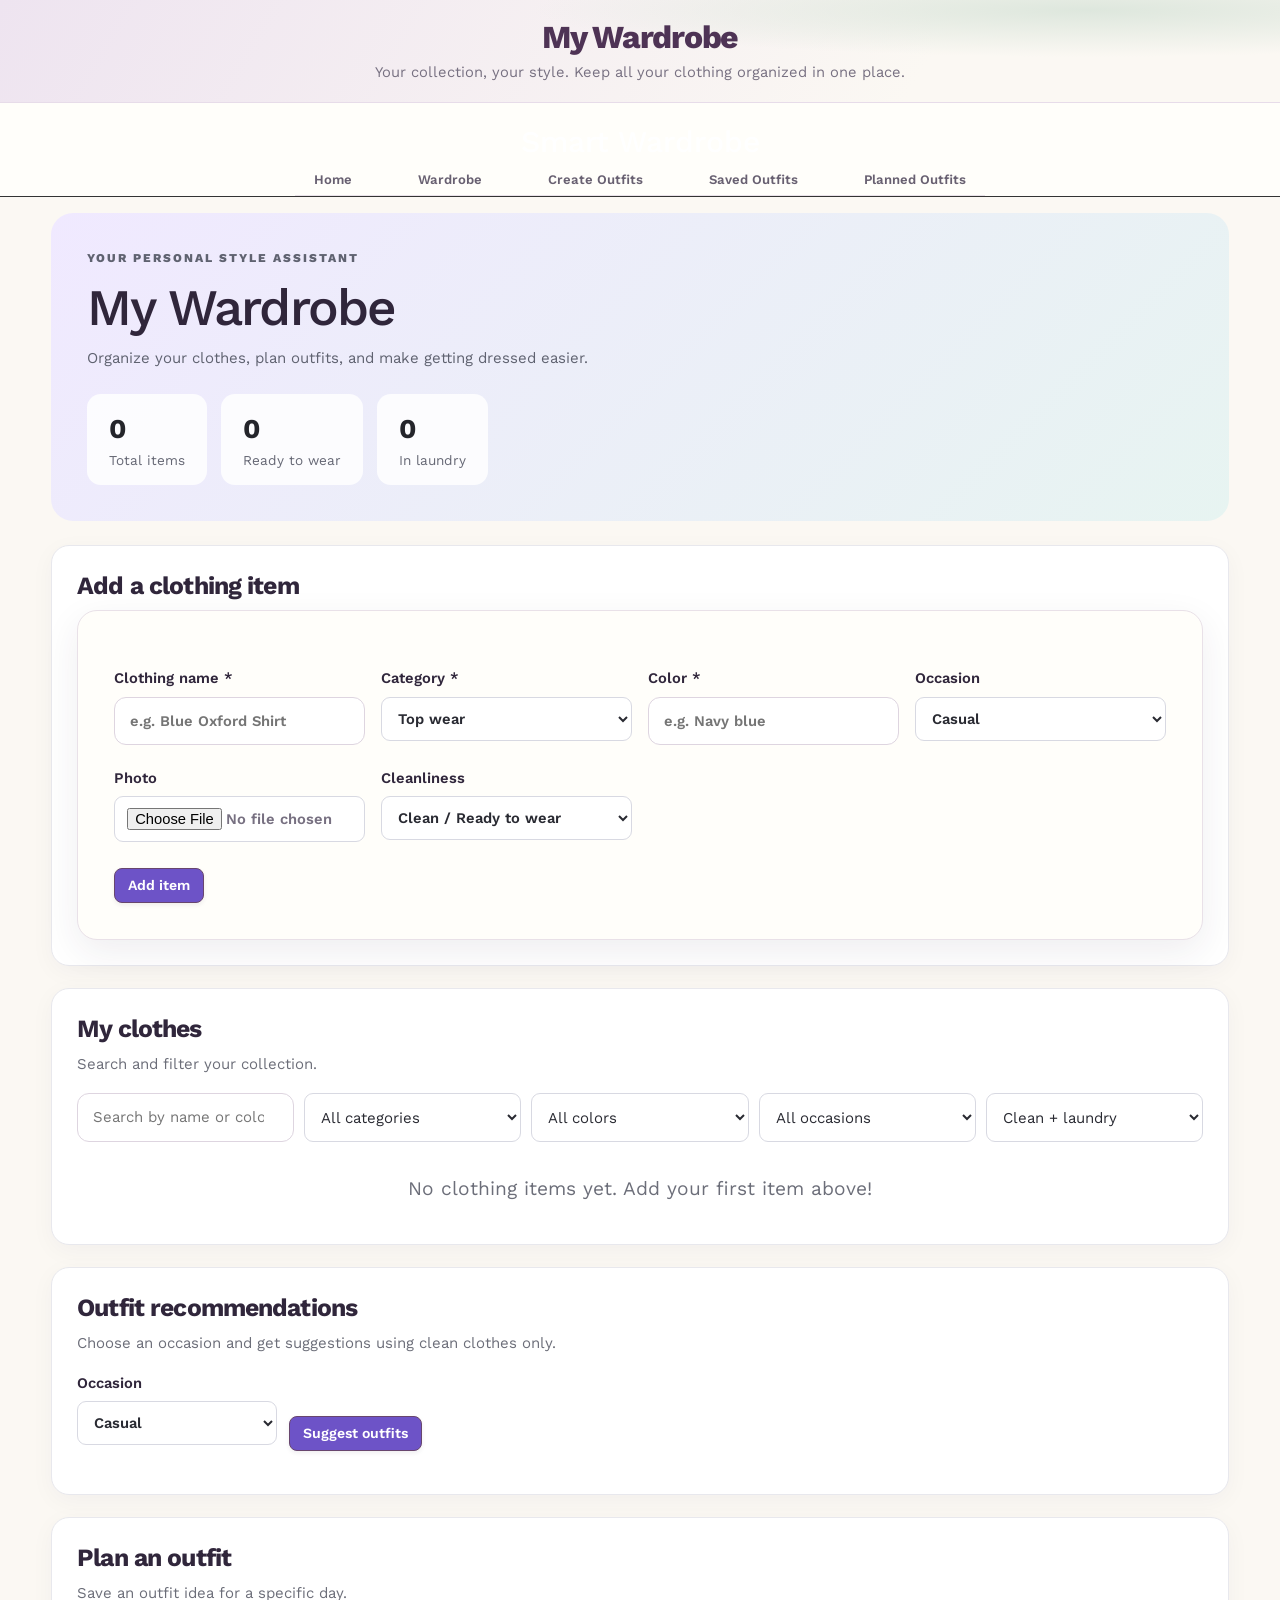
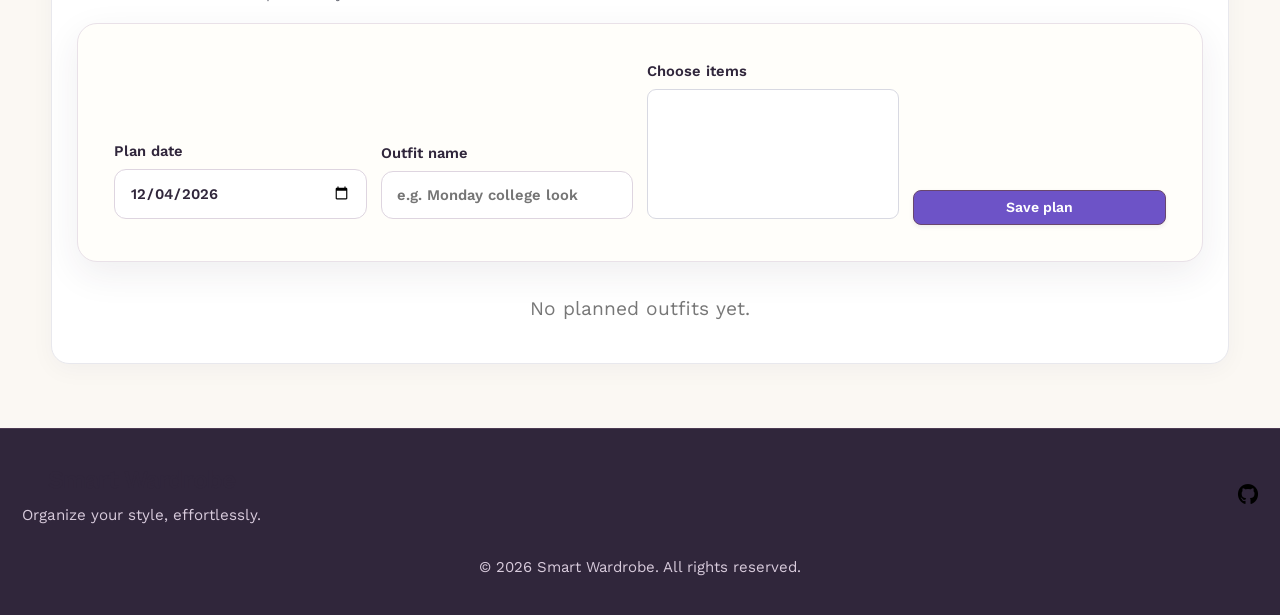
<file: wardrobe.html>
﻿<!DOCTYPE html>
<html lang="en">
<head>
<meta charset="UTF-8">
<meta name="viewport" content="width=device-width, initial-scale=1">
<title>StyleSync — Smart Wardrobe Planner</title>
<link rel="stylesheet" href="https://cdnjs.cloudflare.com/ajax/libs/font-awesome/6.5.0/css/all.min.css">
<link rel="stylesheet" href="styles/shared/header.css">
<link rel="stylesheet" href="styles/pages/wardrobe.css">
<link rel="stylesheet" href="styles/shared/wardrobeUtils.css">
<link rel="stylesheet" href="styles/shared/filterButtons.css">
<link rel="stylesheet" href="styles/shared/footer.css">
<link rel="stylesheet" href="styles/pages/wardrobe-enhancements.css">
<link rel="stylesheet" href="styles/stylesync-theme.css">
</head>
<body>
<section class="stylesync-page-hero">
  <h1>My Wardrobe</h1>
  <p>Your collection, your style. Keep all your clothing organized in one place.</p>
</section>

<header>
  <div class="site-name">Smart Wardrobe</div>
  <nav class="navbar"><ul class="nav-menu">
    <li class="close-btn"><i class="fa-solid fa-xmark"></i></li>
    <li class="nav-item"><a href="index.html" class="nav-link">Home</a></li>
    <li class="nav-item"><a href="wardrobe.html" class="nav-link">Wardrobe</a></li>
    <li class="nav-item"><a href="createOutfits.html" class="nav-link">Create Outfits</a></li>
    <li class="nav-item"><a href="savedOutfits.html" class="nav-link">Saved Outfits</a></li>
    <li class="nav-item"><a href="plannedOutfits.html" class="nav-link">Planned Outfits</a></li>
  </ul></nav>
  <div class="hamburger"><i class="fa-solid fa-bars"></i></div>
</header>

<main class="smart-main">
  <section class="hero">
    <p class="eyebrow">YOUR PERSONAL STYLE ASSISTANT</p>
    <h1>My Wardrobe</h1>
    <p>Organize your clothes, plan outfits, and make getting dressed easier.</p>
    <div class="stats">
      <div><strong id="totalCount">0</strong><span>Total items</span></div>
      <div><strong id="cleanCount">0</strong><span>Ready to wear</span></div>
      <div><strong id="laundryCount">0</strong><span>In laundry</span></div>
    </div>
  </section>

  <section class="panel">
    <h2 id="formHeading">Add a clothing item</h2>
    <form id="itemForm">
      <input type="hidden" id="editId">
      <div class="form-grid">
        <label>Clothing name *
          <input id="itemName" required maxlength="80" placeholder="e.g. Blue Oxford Shirt">
        </label>
        <label>Category *
          <select id="itemCategory" required>
            <option value="top">Top wear</option><option value="bottom">Bottom wear</option>
            <option value="dress">Dress</option><option value="outerwear">Outerwear</option>
            <option value="footwear">Footwear</option><option value="accessories">Accessories</option>
          </select>
        </label>
        <label>Color *
          <input id="itemColor" required maxlength="40" placeholder="e.g. Navy blue">
        </label>
        <label>Occasion
          <select id="itemOccasion">
            <option value="casual">Casual</option><option value="college">College</option>
            <option value="party">Party</option><option value="formal">Formal</option>
          </select>
        </label>
        <label>Photo
          <input id="itemPhoto" type="file" accept="image/*">
        </label>
        <label>Cleanliness
          <select id="itemLaundry"><option value="clean">Clean / Ready to wear</option><option value="laundry">In laundry</option></select>
        </label>
      </div>
      <div class="form-actions">
        <button class="btn primary" type="submit" id="saveItemBtn">Add item</button>
        <button class="btn secondary" type="button" id="cancelEdit" hidden>Cancel edit</button>
      </div>
      <p id="formMessage" role="status"></p>
    </form>
  </section>

  <section class="panel">
    <div class="section-heading"><div><h2>My clothes</h2><p>Search and filter your collection.</p></div></div>
    <div class="filters">
      <input id="search" type="search" placeholder="Search by name or color...">
      <select id="categoryFilter">
        <option value="all">All categories</option><option value="top">Top wear</option>
        <option value="bottom">Bottom wear</option><option value="dress">Dress</option>
        <option value="outerwear">Outerwear</option><option value="footwear">Footwear</option>
        <option value="accessories">Accessories</option>
      </select>
      <select id="colorFilter"><option value="all">All colors</option></select>
      <select id="occasionFilter">
        <option value="all">All occasions</option><option value="casual">Casual</option>
        <option value="college">College</option><option value="party">Party</option>
        <option value="formal">Formal</option>
      </select>
      <select id="statusFilter">
        <option value="all">Clean + laundry</option><option value="clean">Ready to wear</option>
        <option value="laundry">In laundry</option>
      </select>
    </div>
    <div id="wardrobeGrid" class="smart-grid"></div>
    <p id="emptyMessage" class="empty-message">No clothing items yet. Add your first item above!</p>
  </section>

  <section class="panel">
    <h2>Outfit recommendations</h2>
    <p>Choose an occasion and get suggestions using clean clothes only.</p>
    <div class="recommend-controls">
      <label>Occasion
        <select id="recommendOccasion">
          <option value="casual">Casual</option><option value="college">College</option>
          <option value="party">Party</option><option value="formal">Formal</option>
        </select>
      </label>
      <button class="btn primary" id="recommendBtn" type="button">Suggest outfits</button>
    </div>
    <div id="recommendations" class="smart-grid"></div>
  </section>

  <section class="panel">
    <h2>Plan an outfit</h2>
    <p>Save an outfit idea for a specific day.</p>
    <form id="planForm" class="plan-form">
      <label>Plan date <input id="planDate" type="date" required></label>
      <label>Outfit name <input id="planName" maxlength="80" placeholder="e.g. Monday college look" required></label>
      <label>Choose items
        <select id="planItems" multiple size="5" aria-label="Choose clothing items"></select>
      </label>
      <button class="btn primary" type="submit">Save plan</button>
    </form>
    <div id="plansList" class="plans-list"></div>
  </section>
</main>

<footer class="footer"><div class="footer-container">
  <div class="footer-left"><h2 class="footer-logo">Smart Wardrobe</h2><p class="footer-text">Organize your style, effortlessly.</p></div>
  <div class="footer-right"><a href="https://github.com/Arsh7270" target="_blank" rel="noopener" class="footer-link"><i class="fa-brands fa-github"></i></a></div>
</div><div class="footer-bottom"><p>© 2026 Smart Wardrobe. All rights reserved.</p></div></footer>

<script src="scripts/layout/header.js"></script>
<script type="module" src="scripts/wardrobe.js"></script>
</body>
</html>
</file>
<file: styles/shared/header.css>
@import url('https://fonts.googleapis.com/css2?family=Work+Sans:wght@400;500;600;700&display=swap');

* {
    margin: 0;
    padding: 0;
    box-sizing: border-box;
    font-family: "Work Sans", "sans-serif";
}

header {
    width: 100%;
    display: flex;
    flex-direction: column;
    align-items: center;
    justify-content: center;
    padding: 1rem 1.3rem;
    position: sticky;
    top: 0;
    z-index: 100;
    background-color: #000000;
    border-bottom: 1px solid #333333;
}

li {
    list-style: none;
}

a {
    text-decoration: none;
}

.site-name {
    font-size: 2em;
    font-weight: 500;
    color: #ffffff;
}

.navbar {
    margin: 0.9rem 0 0 0;
    position: relative;
}

.nav-menu {
    display: flex;
    gap: 3rem;
}

.nav-link {
    color: #ffffff;
    transition: color 0.3s ease;
    font-size: 1.05rem;
    position: relative;
}

.nav-menu a::after {
    content: "";
    position: absolute;
    left: 50%;
    bottom: 0;
    transform: translateX(-50%) scaleX(0);
    transform-origin: center;
    width: 100%;
    height: .6px;
    background-color: #fefefe;
    transition: transform 0.3s ease;
}

.nav-menu a:hover::after {
    transform: translateX(-50%) scaleX(1);
}

.hamburger,
.close-btn {
    display: none;
    cursor: pointer;
}

.hamburger i,
.close-btn i {
    font-size: 1.7rem;
    color: #ffffff;
}

@media(max-width: 768px) {
    header {
        flex-direction: row;
        justify-content: space-between;
        align-items: center;
        padding: 0.75rem 1.3rem;
        border-bottom: 2px solid #000;
        box-shadow: 0 4px 12px rgba(0, 0, 0, 0.15);
    }

    .hamburger {
        display: block;
        z-index: 1100;
    }

    .nav-menu {
        position: relative;
        flex-direction: column;
        align-items: flex-start;
        justify-content: flex-start;
        z-index: 1000;
        top: 0;
        left: -100%;
        width: 65%;
        min-width: 14rem;
        height: 100vh;
        transition: left 0.5s ease-in-out;
        position: fixed;
        gap: 1.7rem;
        padding: 5rem 2rem;
        background-color: #060606;
        overflow-y: auto;
    }

    .nav-item {
        margin: 16px 0;
    }

    .nav-menu.active {
        left: 0;
    }

    .nav-link {
        color: white;
    }

    .close-btn {
        position: absolute;
        top: 25px;
        right: 45px;
        font-size: 2rem;
        font-weight: bold;
        color: white;
        cursor: pointer;
        display: block;
        z-index: 2000;
    }

}

@media(max-width: 550px) {
    .site-name {
        font-size: 1.5rem;
    }

    .hamburger i,
    .close-btn i {
        font-size: 1.4rem;
    }
}
</file>
<file: styles/pages/wardrobe.css>
* {
    margin: 0;
    padding: 0;
    box-sizing: border-box;
}

.wardrobe-display {
    padding: 2rem 4rem;
    padding-bottom: 0rem;
}

.search-box {
    width: 400px;
    display: flex;
    align-items: center;
    border: 1px solid #ccc;
    border-radius: 9px;
    transition: 0.3s;
    padding: 0.8rem;
    margin-top: 1.3rem;
}

.search-box input {
    border: none;
    outline: none;
    flex: 1;
    font-size: 1rem;
}

.search-box .fa-search {
    color: #666;
    margin-left: 8px;
    cursor: pointer;
}

.wrapper{
    min-height: 60vh;
}

.wardrobe-grid {
    display: grid;
    grid-template-columns: repeat(4, minmax(170px, 1fr));
    gap: 3rem;
}

main h1 {
    font-weight: 530;
}

@media(max-width: 767px) {
    .wardrobe-display {
        padding: 1rem;
    }
}

@media(max-width: 466px) {
    .search-box {
        width: 250px;
    }
}

@media (max-width: 1100px) {
    .wardrobe-grid {
        gap: 1rem
    }
}

@media (max-width: 835px) {
    .wardrobe-grid {
        grid-template-columns: repeat(3, minmax(150px, 1fr));
    }
}

@media(max-width: 550px) {

    main h1 {
        font-size: 1.5rem;
        margin-top: 1rem;
    }

    .wardrobe-grid {
        grid-template-columns: repeat(2, minmax(120px, 1fr));
    }
}
</file>
<file: styles/shared/wardrobeUtils.css>
* {
    margin: 0;
    padding: 0;
    box-sizing: border-box;
}

.empty-message {
    /*to have empty message not get stuck in one column of grid*/
    grid-column: 1 / -1;
    text-align: center;
    font-size: 1.2rem;
    color: #555;
    padding: 2rem;
}

.item-container {
    text-align: center;
    display: flex;
    flex-direction: column;
    align-items: center;
    position: relative;
    padding: 0.5rem 0rem;
    border: 1px solid silver;
    border-radius: 12px;
    overflow: hidden;
}

.clothing-image {
    width: 100%;
    height: 220px;
    display: block;
    object-fit: contain;
}

.edit-wrapper {
    display: flex;
    flex-direction: row;
    align-items: center;
    justify-content: center;
    gap: 0.6rem;
    width: 100%;
    margin: 0.8rem auto;
    text-align: center;
}

.item-name {
    margin: 0 0.3rem;
}

.edit-name-btn {
    border: none;
    background: transparent;
    cursor: pointer;
    display: none;
}

.edit-name-btn i {
    font-size: 1.1rem;
    color: #000000;
}

.edit-wrapper:hover .edit-name-btn {
    /* show only on hover */
    display: inline;
}

.edit-name-input {
    width: 20%;
    border: none;
    outline: none;
    font-size: 1rem;
}

.item-controls {
    width: 70%;
    position: absolute;
    top: 5%;
    display: flex;
    justify-content: space-between;
    opacity: 0;
    pointer-events: none;
    transition: opacity 0.3s ease;
}

.delete-btn {
    background: transparent;
    outline: none;
    border: none;
}

.delete-btn:hover {
    transform: scale(1.08);
}

.item-controls i {
    font-size: 1.1rem;
        cursor: pointer;
}

.item-container:hover .item-controls {
    opacity: 1;
    pointer-events: auto;
}

@media(max-width: 680px) {
    .clothing-image {
        height: 150px;
    }

    .empty-message{
        font-size: 1rem;
    }
}
</file>
<file: styles/shared/filterButtons.css>
#filter-buttons {
    display: grid;
    grid-template-columns: repeat(7, 140px);
    gap: 1rem;
    overflow-x: scroll;
    padding: 2rem 0.5rem;
}

#filter-buttons button {
    padding: 0.7rem 0.8rem;
    font-size: 1rem;
    border-radius: 55px;
    border: 1px solid rgb(0, 0, 0);
    background-color: #000000;
    color: rgb(255, 255, 255);
    cursor: pointer;
}

#filter-buttons {
    scrollbar-width: none;
}

#filter-buttons::-webkit-scrollbar {
    display: none;
}

#filter-buttons button.active {
    transform: scale(1.08);
}

#filter-buttons button {
    transition: transform 0.25s ease, box-shadow 0.25s ease, border 0.25s ease;
}

@media(max-width: 466px) {
    #filter-buttons {
        grid-template-columns: repeat(7, 120px);
        gap: 0.8rem;
    }

    #filter-buttons button {
        font-size: 0.9rem;
    }
}

@media(max-width: 850px) {
    #filter-buttons {
        padding: 1rem 0;
    }
}
</file>
<file: styles/shared/footer.css>
.footer {
    border-top: .5px solid rgba(0, 0, 0, .25);
    padding: 2.5rem 3.7rem 1.2rem;
    margin-top: 3.9rem; 
}

.footer-container {
    display: flex;
    justify-content: space-between;
    align-items: center;
    flex-wrap: wrap;
}

.footer-logo {
    font-size: 1.5rem; 
    font-weight: 600;
    margin-bottom: 0.5rem; 
}

.footer-text {
    font-size: 0.95rem; 
    color: #6b6b6b;
}

.footer-link {
    text-decoration: none;
    transition: all 0.3s ease;
}

.footer-link i {
    color: #000;
    font-size: 1.3rem;
    margin-left: 0.6rem;
}

.footer-bottom {
    margin-top: 1.8rem; 
    text-align: center;
}

@media (max-width: 550px) {
    .footer {
        margin-top: 2.9rem;
        padding: 1.8rem 1rem; 
    }

    .footer-container {
        flex-direction: column;
        align-items: flex-start;
        gap: 1rem;
    }

    .footer-logo {
        font-size: 1.3rem; 
    }

    .footer-text, .footer-bottom {
        font-size: 0.85rem; 
    }
}
</file>
<file: styles/pages/wardrobe-enhancements.css>
﻿.smart-main{max-width:1200px;width:92%;margin:35px auto 70px;color:#24252b}
.hero{padding:36px;border-radius:22px;background:linear-gradient(135deg,#f0e9ff,#e7f4f1);margin-bottom:24px}
.hero h1{font-size:clamp(2rem,5vw,3.2rem);margin:8px 0}
.hero p{color:#5f6270}.eyebrow{font-size:.75rem;font-weight:800;letter-spacing:2px}
.stats{display:flex;gap:14px;flex-wrap:wrap;margin-top:25px}
.stats div{background:#ffffffd9;border-radius:14px;padding:15px 22px;min-width:110px}
.stats strong,.stats span{display:block}.stats strong{font-size:1.7rem}.stats span{font-size:.85rem;color:#656774}
.panel{background:#fff;border:1px solid #e8e8ed;border-radius:18px;padding:25px;margin:22px 0;box-shadow:0 6px 24px #2020400a}
.panel h2{margin:0 0 8px}.panel>p,.section-heading p{color:#6c6e79}
.form-grid{display:grid;grid-template-columns:repeat(auto-fit,minmax(200px,1fr));gap:16px;margin:20px 0}
.smart-main label{display:flex;flex-direction:column;gap:7px;font-weight:600;font-size:.92rem}
.smart-main input,.smart-main select{width:100%;box-sizing:border-box;border:1px solid #d8d9e2;border-radius:9px;padding:11px 12px;background:#fff;color:#292a32;font:inherit;min-height:43px}
.smart-main input:focus,.smart-main select:focus{outline:2px solid #8d76dd;outline-offset:1px}
.form-actions,.card-actions{display:flex;gap:8px;flex-wrap:wrap;margin-top:15px}
.btn{border:0;border-radius:9px;padding:11px 16px;font-weight:700;cursor:pointer}
.btn.primary{background:#6d53c7;color:white}.btn.secondary{background:#f0eff5;color:#393442}.btn.danger{background:#ffeded;color:#a52c3d}
.btn.small{font-size:.78rem;padding:8px 10px}
.filters{display:grid;grid-template-columns:repeat(auto-fit,minmax(160px,1fr));gap:10px;margin:18px 0}
.smart-grid{display:grid;grid-template-columns:repeat(auto-fill,minmax(220px,1fr));gap:18px;margin-top:18px}
.clothing-card,.outfit-card{border:1px solid #e7e7ed;border-radius:15px;overflow:hidden;background:#fff;min-width:0}
.item-photo,.photo-placeholder{width:100%;height:190px;object-fit:cover;display:flex;align-items:center;justify-content:center;background:#f2f0f7;color:#8b7ab5;font-size:3rem}
.card-content{padding:15px}.card-content h3{margin:10px 0 8px;overflow-wrap:anywhere}.card-content p{margin:8px 0;color:#686a76;font-size:.9rem}
.pill{display:inline-block;border-radius:99px;padding:5px 9px;background:#f0eaff;color:#674eb3;font-size:.75rem;font-weight:700}
.status{display:inline-block;padding:5px 9px;border-radius:99px;font-size:.75rem;font-weight:700;margin-top:5px}.ready{background:#e4f7ea;color:#257342}.dirty{background:#fff0d9;color:#925c12}
.color-dot{display:inline-block;width:12px;height:12px;border:1px solid #ccc;border-radius:50%;vertical-align:middle}
.empty-message{color:#777;padding:15px 0}.section-heading{display:flex;justify-content:space-between;align-items:center}
.recommend-controls{display:flex;align-items:end;gap:12px;flex-wrap:wrap;margin-top:18px}.recommend-controls label{min-width:200px}
.outfit-card{padding:18px}.outfit-card h3{margin:0 0 8px}.outfit-items{display:grid;gap:5px;color:#666;font-size:.85rem}
.plan-form{display:grid;grid-template-columns:repeat(auto-fit,minmax(180px,1fr));gap:14px;align-items:end;margin:18px 0}
.plan-form select[multiple]{height:130px}.plans-list{display:grid;gap:10px}.plan-card{display:flex;justify-content:space-between;align-items:center;gap:15px;padding:14px;border:1px solid #e7e7ed;border-radius:12px}.plan-card p{margin:5px 0;color:#686a76;font-size:.9rem}
[hidden]{display:none!important}
@media(max-width:600px){.smart-main{width:94%;margin-top:18px}.hero,.panel{padding:19px}.plan-card{align-items:flex-start;flex-direction:column}.stats{gap:8px}.stats div{flex:1;padding:12px}}

/* Outfit recommendation clothing thumbnails */
.outfit-visuals {
  display: flex;
  flex-wrap: wrap;
  align-items: flex-start;
  gap: 12px;
  margin: 14px 0;
}
.outfit-piece {
  width: 110px;
  text-align: center;
  font-size: 0.85rem;
  overflow-wrap: anywhere;
}
.outfit-piece img.item-photo {
  display: block;
  width: 100%;
  height: 125px;
  object-fit: contain;
  border-radius: 10px;
  background: #f5f5f5;
}
.outfit-piece .photo-placeholder {
  display: flex;
  height: 125px;
  align-items: center;
  justify-content: center;
  border-radius: 10px;
  background: #f5f5f5;
}
.outfit-piece span {
  display: block;
  margin-top: 6px;
}
</file>
<file: styles/stylesync-theme.css>
﻿:root {
  --ink: #30263b;
  --muted: #777081;
  --plum: #68466e;
  --plum-dark: #4e3355;
  --lavender: #eee6f2;
  --sage: #dce6dc;
  --cream: #fbf8f3;
  --white: #fffefa;
  --line: #e9e1e8;
  --shadow: 0 12px 36px rgba(57, 39, 61, .08);
  --shadow-hover: 0 18px 42px rgba(57, 39, 61, .14);
}

* { box-sizing: border-box; }

html { scroll-behavior: smooth; }

body {
  margin: 0;
  background: var(--cream);
  color: var(--ink);
  font-family: "Segoe UI", Inter, Arial, sans-serif;
  font-size: 16px;
  line-height: 1.65;
  -webkit-font-smoothing: antialiased;
}

h1, h2, h3, h4 {
  color: var(--ink);
  font-weight: 700;
  letter-spacing: -.035em;
  line-height: 1.2;
}

h1 { font-size: clamp(2rem, 4vw, 3.2rem); }
h2 { font-size: clamp(1.5rem, 3vw, 2.2rem); }
h3 { font-size: 1.2rem; }

p { color: var(--muted); }

a {
  color: var(--plum);
  text-decoration: none;
  transition: color .2s ease;
}
a:hover { color: var(--plum-dark); }

/* Unified header */
header, .header {
  background: var(--white);
  color: var(--ink);
}

header h1, header h2, .header h1, .header h2 {
  color: var(--ink);
}

nav, .navbar, header nav, .navigation, .nav-bar {
  display: flex;
  align-items: center;
  justify-content: center;
  flex-wrap: wrap;
  gap: 8px;
  padding: 14px 22px;
  background: var(--white);
  border-bottom: 1px solid var(--line);
}

nav a, .navbar a, header nav a, .navigation a, .nav-bar a {
  display: inline-block;
  padding: 9px 16px;
  border-radius: 999px;
  color: var(--muted);
  font-size: .95rem;
  font-weight: 600;
  transition: background .2s ease, color .2s ease, transform .2s ease;
}

nav a:hover, .navbar a:hover, header nav a:hover,
.navigation a:hover, .nav-bar a:hover {
  background: var(--lavender);
  color: var(--plum-dark);
  transform: translateY(-1px);
}

/* Intro / hero */
.stylesync-intro {
  max-width: 1080px !important;
  margin: 36px auto !important;
  padding: clamp(34px, 6vw, 72px) 28px !important;
  overflow: hidden;
  border: 1px solid #e7dce9;
  border-radius: 28px;
  background:
    radial-gradient(ellipse at 90% 10%, rgba(220,230,220,.9), transparent 38%),
    linear-gradient(130deg, #f0e7f2, #fffefa 66%);
  box-shadow: var(--shadow);
  text-align: center;
}

.stylesync-intro h1 {
  margin: 0 0 18px;
  color: var(--plum-dark);
  font-size: clamp(2.5rem, 6vw, 4rem);
  letter-spacing: -.055em;
}

.stylesync-intro p {
  max-width: 680px;
  margin: 0 auto;
  color: #6e6374;
  font-size: clamp(1rem, 2vw, 1.15rem);
  line-height: 1.85;
}

/* Content spacing */
main {
  width: min(1180px, calc(100% - 40px));
  margin: 36px auto;
}

.container, .content, .main-content, .page-content {
  color: var(--ink);
}

/* Forms, clothing panels, and cards */
.card, .outfit-card, .clothing-card, .wardrobe-item,
.form-container, .outfit-container, .content-card,
form {
  border-radius: 20px;
}

.card, .outfit-card, .clothing-card, .wardrobe-item,
.form-container, .outfit-container, .content-card {
  border: 1px solid var(--line);
  background: var(--white);
  box-shadow: var(--shadow);
  transition: box-shadow .25s ease, transform .25s ease;
}

.card:hover, .outfit-card:hover, .clothing-card:hover,
.wardrobe-item:hover {
  box-shadow: var(--shadow-hover);
  transform: translateY(-3px);
}

form {
  padding: clamp(20px, 4vw, 36px);
  border: 1px solid var(--line);
  background: var(--white);
  box-shadow: var(--shadow);
}

label {
  display: inline-block;
  margin-bottom: 6px;
  color: var(--ink);
  font-weight: 600;
}

input:not([type="checkbox"]):not([type="radio"]):not([type="file"]),
select, textarea {
  max-width: 100%;
  padding: 12px 15px;
  border: 1px solid #ded5e0;
  border-radius: 12px;
  background: #fff;
  color: var(--ink);
  font: inherit;
  transition: border-color .2s ease, box-shadow .2s ease;
}

input:focus, select:focus, textarea:focus {
  outline: none;
  border-color: #9c7da4;
  box-shadow: 0 0 0 4px rgba(104,70,110,.12);
}

input[type="file"] {
  max-width: 100%;
  color: var(--muted);
}

/* Buttons */
button, input[type="submit"], input[type="button"],
.button, .btn {
  display: inline-flex;
  align-items: center;
  justify-content: center;
  gap: 8px;
  min-height: 44px;
  padding: 11px 21px;
  border: 1px solid transparent;
  border-radius: 12px;
  background: var(--plum);
  color: #fff;
  font: inherit;
  font-weight: 650;
  cursor: pointer;
  box-shadow: 0 4px 10px rgba(78,51,85,.12);
  transition: background .2s ease, box-shadow .2s ease,
              transform .2s ease;
}

button:hover, input[type="submit"]:hover,
input[type="button"]:hover, .button:hover, .btn:hover {
  background: var(--plum-dark);
  color: #fff;
  box-shadow: 0 8px 18px rgba(78,51,85,.2);
  transform: translateY(-2px);
}

button:active, .button:active, .btn:active {
  transform: translateY(0);
}

button:disabled {
  opacity: .55;
  cursor: not-allowed;
  transform: none;
}

/* Image presentation */
img { max-width: 100%; }

.card img, .outfit-card img, .clothing-card img,
.wardrobe-item img {
  border-radius: 14px;
}

/* Tables */
table {
  width: 100%;
  max-width: 100%;
  border-collapse: collapse;
  overflow: hidden;
  border-radius: 12px;
  background: var(--white);
}

th, td {
  padding: 13px 15px;
  border-bottom: 1px solid var(--line);
  text-align: left;
}

th {
  background: var(--lavender);
  color: var(--ink);
}

/* Footer */
footer, .footer {
  margin-top: 64px;
  padding: 36px 22px;
  border-top: 1px solid #4c3b52;
  background: #30263b;
  color: #f8f1f7;
  text-align: center;
}

footer p, .footer p { color: #d8cbdc; }
footer a, .footer a { color: #e1c9e8; }
footer a:hover, .footer a:hover { color: #fff; }

/* Accessible keyboard focus */
a:focus-visible, button:focus-visible {
  outline: 3px solid #aa8cb3;
  outline-offset: 3px;
}

/* Mobile */
@media (max-width: 700px) {
  nav, .navbar, header nav, .navigation, .nav-bar {
    gap: 4px;
    padding: 12px 8px;
  }

  nav a, .navbar a, header nav a,
  .navigation a, .nav-bar a {
    padding: 8px 10px;
    font-size: .88rem;
  }

  .stylesync-intro {
    margin: 18px 12px !important;
    padding: 34px 18px !important;
    border-radius: 20px;
  }

  main {
    width: calc(100% - 24px);
    margin: 22px auto;
  }

  form { padding: 20px 16px; }

  th, td { padding: 9px; }
}

@media (prefers-reduced-motion: reduce) {
  *, *::before, *::after {
    scroll-behavior: auto !important;
    transition: none !important;
  }
}

/* Consistent full-width page headings */
.stylesync-page-hero {
  width: 100%;
  margin: 0;
  padding: clamp(34px, 5vw, 64px) 24px;
  text-align: center;
  background:
    radial-gradient(ellipse at 85% 10%, rgba(220,230,220,.95), transparent 36%),
    linear-gradient(120deg, #eee4f0, #fbf8f3 72%);
  border-bottom: 1px solid #e7dce9;
}

.stylesync-page-hero h1 {
  margin: 0 0 12px;
  color: #4e3355;
  font-size: clamp(2rem, 4vw, 3rem);
  font-weight: 750;
  letter-spacing: -.04em;
}

.stylesync-page-hero p {
  max-width: 700px;
  margin: 0 auto;
  color: #777081;
  font-size: 1.05rem;
  line-height: 1.8;
}


/* Refined, professional button system */
button,
input[type="submit"],
input[type="button"],
.button,
.btn {
  display: inline-flex;
  align-items: center;
  justify-content: center;
  gap: 7px;
  min-height: 38px;
  padding: 8px 16px;
  border: 1px solid #68466e;
  border-radius: 9px;
  background: #68466e;
  color: #fff;
  font-family: inherit;
  font-size: 0.92rem;
  font-weight: 600;
  line-height: 1.35;
  box-shadow: 0 2px 4px rgba(57, 39, 61, 0.08);
  cursor: pointer;
  transition:
    background-color 160ms ease,
    border-color 160ms ease,
    box-shadow 160ms ease,
    transform 160ms ease;
}

button:hover,
input[type="submit"]:hover,
input[type="button"]:hover,
.button:hover,
.btn:hover {
  background: #55385c;
  border-color: #55385c;
  color: #fff;
  box-shadow: 0 4px 9px rgba(57, 39, 61, 0.13);
  transform: translateY(-1px);
}

button:active,
input[type="submit"]:active,
input[type="button"]:active,
.button:active,
.btn:active {
  transform: translateY(0);
  box-shadow: 0 1px 3px rgba(57, 39, 61, 0.1);
}

button:focus-visible,
input[type="submit"]:focus-visible,
input[type="button"]:focus-visible,
.button:focus-visible,
.btn:focus-visible {
  outline: 3px solid rgba(161, 130, 171, 0.4);
  outline-offset: 2px;
}

button:disabled,
input[type="submit"]:disabled,
input[type="button"]:disabled {
  opacity: 0.55;
  box-shadow: none;
  cursor: not-allowed;
  transform: none;
}

/* Compact secondary actions */
button.secondary,
.btn-secondary,
.button-secondary {
  background: #fffefa;
  border-color: #d9cbdc;
  color: #68466e;
  box-shadow: none;
}

button.secondary:hover,
.btn-secondary:hover,
.button-secondary:hover {
  background: #f0e8f2;
  border-color: #bca8c2;
  color: #4e3355;
  box-shadow: none;
}

/* Respect reduced-motion preferences */
@media (prefers-reduced-motion: reduce) {
  button,
  input[type="submit"],
  input[type="button"],
  .button,
  .btn {
    transition: none;
  }
}



/* Keep navigation compact on smaller screens */
@media (max-width: 700px) {
  nav, .navbar, header nav, .navigation, .nav-bar {
    gap: 3px;
    padding: 6px 8px;
  }

  nav a, .navbar a, header nav a,
  .navigation a, .nav-bar a {
    padding: 6px 9px;
    min-height: 32px;
    font-size: 0.84rem;
  }
}


/* Final compact layout refinement */
header, .header {
  margin: 0 !important;
  padding-bottom: 0 !important;
}

.stylesync-intro {
  margin-top: 18px !important;
  margin-bottom: 18px !important;
}

.stylesync-page-hero {
  padding-top: 28px !important;
  padding-bottom: 28px !important;
  margin: 0 !important;
}

/* Compact navigation strip */
nav, .navbar, header nav, .navigation, .nav-bar {
  display: flex;
  align-items: center;
  justify-content: center;
  flex-wrap: wrap;
  gap: 3px !important;
  padding: 4px 12px !important;
  margin: 0 !important;
  min-height: 0 !important;
  line-height: 1.2 !important;
  background: #fffefa;
  border-bottom: 1px solid #e9e1e8;
  box-shadow: none !important;
}

nav a, .navbar a, header nav a,
.navigation a, .nav-bar a {
  display: inline-flex;
  align-items: center;
  justify-content: center;
  margin: 0 !important;
  padding: 5px 10px !important;
  min-height: 0 !important;
  border-radius: 6px !important;
  background: transparent;
  color: #686071;
  font-size: 0.86rem !important;
  font-weight: 600;
  line-height: 1.35 !important;
  white-space: nowrap;
  box-shadow: none !important;
  transform: none !important;
  transition: background-color 140ms ease, color 140ms ease;
}

nav a:hover, .navbar a:hover, header nav a:hover,
.navigation a:hover, .nav-bar a:hover {
  background: #f0eaf2 !important;
  color: #4e3355 !important;
  box-shadow: none !important;
  transform: none !important;
}

/* Avoid oversized generic button hover effects in the nav */
nav button:hover, .navbar button:hover,
header nav button:hover {
  box-shadow: none !important;
  transform: none !important;
}

/* Tighter spacing between page content and heading */
main {
  margin-top: 22px;
}

@media (max-width: 700px) {
  .stylesync-intro {
    margin: 14px 10px !important;
  }

  .stylesync-page-hero {
    padding: 24px 16px !important;
  }

  nav, .navbar, header nav, .navigation, .nav-bar {
    gap: 2px !important;
    padding: 4px 6px !important;
  }

  nav a, .navbar a, header nav a,
  .navigation a, .nav-bar a {
    padding: 5px 8px !important;
    font-size: 0.82rem !important;
  }
}

/* FINAL OVERRIDE: compact, refined StyleSync layout */
body {
  font-size: 15px !important;
  line-height: 1.5 !important;
}

/* Smaller homepage hero */
.stylesync-intro {
  max-width: 100% !important;
  margin: 12px 0 !important;
  padding: 22px 18px !important;
  border-radius: 0 !important;
  box-shadow: none !important;
}

.stylesync-intro h1 {
  margin: 0 0 8px !important;
  font-size: clamp(1.7rem, 3vw, 2.2rem) !important;
  line-height: 1.2 !important;
  letter-spacing: -.035em !important;
}

.stylesync-intro p {
  max-width: 620px !important;
  font-size: .95rem !important;
  line-height: 1.55 !important;
}

/* Smaller headings on the other pages */
.stylesync-page-hero {
  padding: 18px 16px !important;
  margin: 0 !important;
  border-radius: 0 !important;
  box-shadow: none !important;
}

.stylesync-page-hero h1 {
  margin: 0 0 6px !important;
  font-size: clamp(1.55rem, 2.8vw, 2rem) !important;
  line-height: 1.2 !important;
}

.stylesync-page-hero p {
  font-size: .92rem !important;
  line-height: 1.45 !important;
}

/* Compact navigation */
nav, .navbar, header nav, .navigation, .nav-bar {
  gap: 2px !important;
  padding: 3px 10px !important;
  margin: 0 !important;
  min-height: 0 !important;
}

nav a, .navbar a, header nav a,
.navigation a, .nav-bar a {
  padding: 4px 9px !important;
  min-height: 0 !important;
  font-size: .82rem !important;
  line-height: 1.3 !important;
  border-radius: 5px !important;
  transform: none !important;
  box-shadow: none !important;
}

/* Tighten space after the heading and before the page content */
main {
  margin-top: 16px !important;
  margin-bottom: 24px !important;
}

header, .header {
  margin: 0 !important;
  padding-bottom: 0 !important;
}

h1, h2, h3 {
  line-height: 1.25 !important;
}

h2 { font-size: 1.55rem !important; }
h3 { font-size: 1.15rem !important; }

/* Keep buttons compact too */
button, input[type="submit"], input[type="button"],
.button, .btn {
  min-height: 34px !important;
  padding: 7px 13px !important;
  font-size: .88rem !important;
  border-radius: 8px !important;
}

button:hover, input[type="submit"]:hover,
input[type="button"]:hover, .button:hover, .btn:hover {
  transform: translateY(-1px) !important;
  box-shadow: 0 3px 7px rgba(57,39,61,.12) !important;
}

/* Reduce empty space on mobile */
@media (max-width: 700px) {
  .stylesync-intro {
    margin: 8px 0 !important;
    padding: 18px 14px !important;
  }

  .stylesync-intro h1 {
    font-size: 1.7rem !important;
  }

  .stylesync-page-hero {
    padding: 16px 12px !important;
  }

  main {
    width: calc(100% - 24px) !important;
    margin-top: 12px !important;
  }
}
</file>
